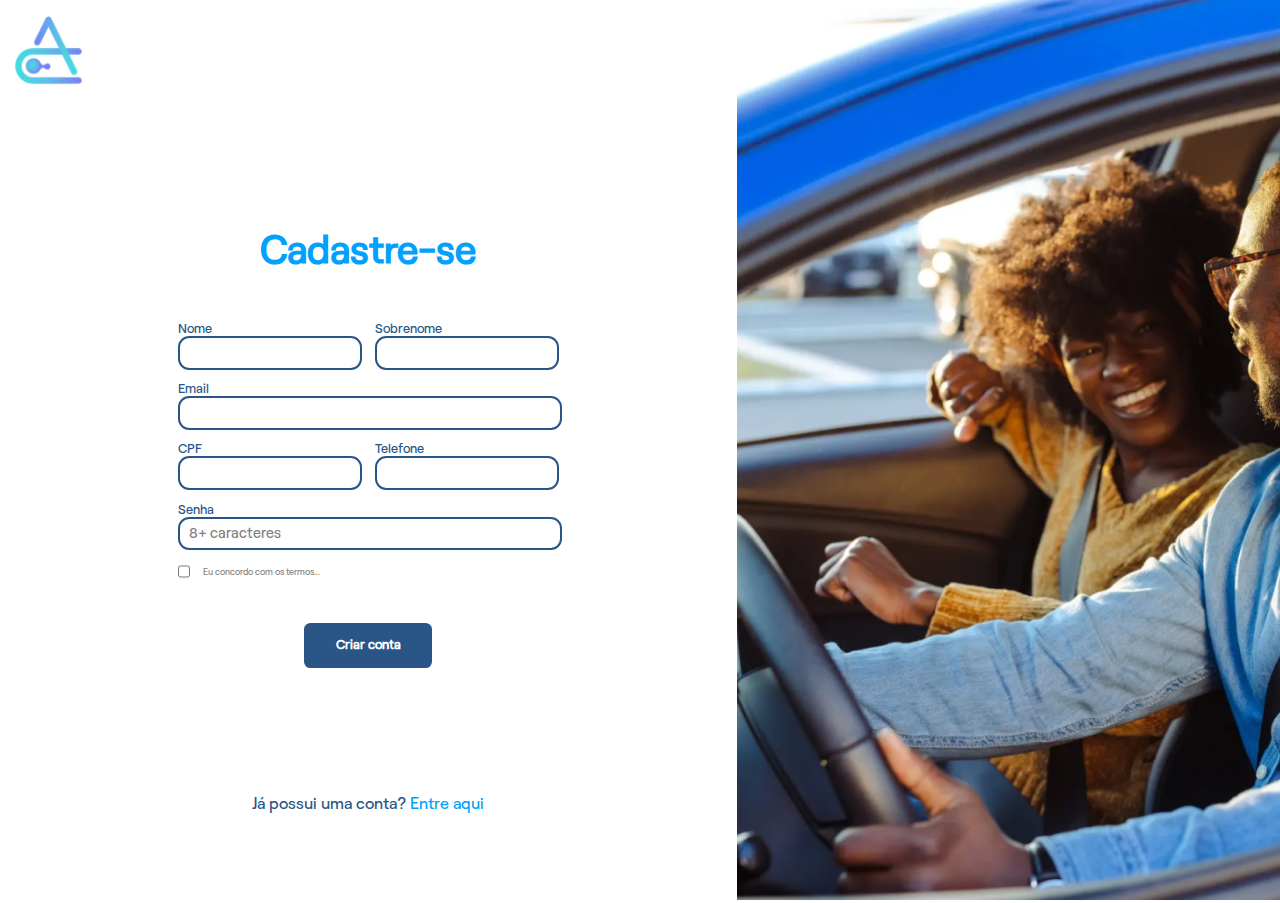
<file: paginas/cadastro.html>
<!DOCTYPE html>
<html lang="pt">
  <head>
    <meta charset="UTF-8" />
    <meta name="viewport" content="width=device-width, initial-scale=1.0" />
    <link rel="stylesheet" href="../css/cadastro.css" />
    <link rel="stylesheet" href="../css/reset.css">
    <script src="../js/formatacao-campos.js" defer></script>
    <title>Tela de Cadastro</title>
  </head>
  <body>
    <!-- <a href="../index-deslogado.html"> -->
    <main id="conteudo">
      <div id="ladoEsquerdo">
        <div id="logo"><a href="../index.html"><img src="../img/logo.png" alt="logo AutoCare" class="logo"></a></div>
        <section id="campoCadastro">

          <h2 id="title">Cadastre-se</h2>

          <form id="inputs">
            <div id="campoNome" class="campo">
              <label id="nome">Nome</label>
              <input id="txtField1" type="text" name="txtNm" class="inptPequeno input"/>
            </div>

            <div id="campoSobrenome" class="campo">
              <label id="sobrenome">Sobrenome</label>
              <input id="txtField2" type="text" name="txtSobrenome" class="inptPequeno input"/>
            </div>

            <div id="campoEmail" class="campo">
              <label id="email">Email</label>
              <input id="txtField3" type="email" name="txtEmail" class="inptGrande input" placeholder=""/>
            </div>

            <div id="campoCpf" class="campo">
              <label id="cpf">CPF</label>
              <input id="txtField4" type="text" name="txtCpf" class="inptPequeno input"/>
            </div>

            <div id="campoTelefone" class="campo">
              <label id="telefone">Telefone</label>
              <input id="txtField5" type="tel" name="txtTelefone" class="inptPequeno input"/>
            </div>

            <div id="campoSenha" class="campo">
              <label id="senha">Senha</label>
              <input id="txtField6" type="password" name="txtSenha" class="inptGrande input" minlength="8" placeholder="8+ caracteres"/>
            </div>

            <div id="termos" class="termo">
              <input type="checkbox" id="boxTermos" class="caixa"/>
              <label id="txtTermos" class="termo">Eu concordo com os termos...</label>
            </div>
            
          </form>
          
          <div id="botaoCriarConta">
            <button id="botaoConta" form="inputs" type="submit" class="botao" formaction="../dashboard.html">Criar conta</button>
          </div>
        </section>
        <div id="irParaLogin">
          <p id="textoPossuiConta">Já possui uma conta? <a href="./tela-login.html">Entre aqui</a></p>
        </div>
      </div>

      <section id="ladoDireito">
        <img id="casalFeliz" src="../img/Casal-feliz.png" alt="Casal de um homem e uma mulher negros, sorrindo e se olhando dentro de um carro, com o homem dirigindo"/>
      </section>

    </main>
  </body>
</html>
</file>
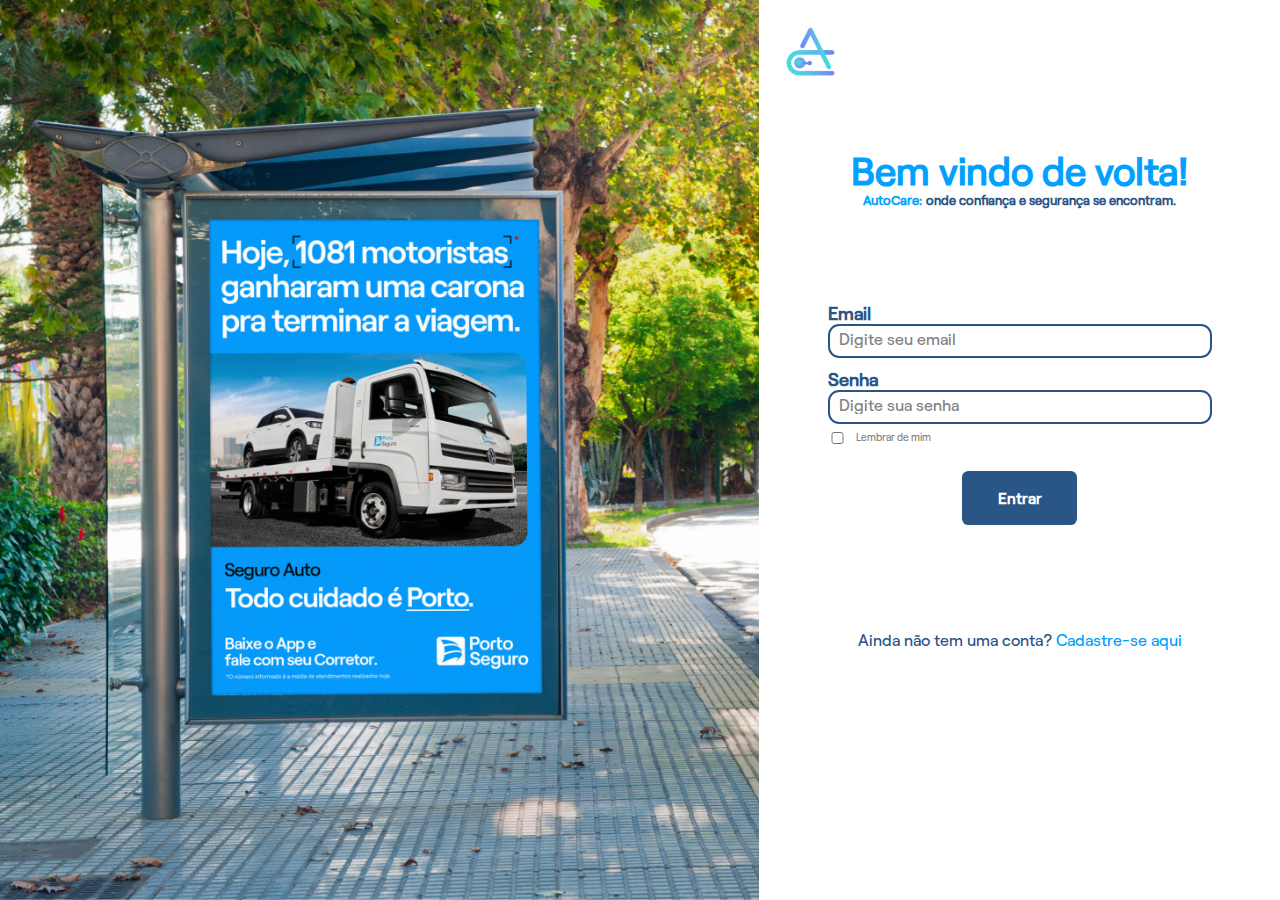
<file: paginas/tela-login.html>
<!DOCTYPE html>
<html lang="pt">
  <head>
    <meta charset="UTF-8" />
    <meta name="viewport" content="width=device-width, initial-scale=1.0" />
    <title>Tela de Login</title>
    <link rel="stylesheet" href="../css/login.css" />
    <link rel="stylesheet" href="../css/reset.css" />
  </head>
  <body>
    <main id="conteudo">
      <section id="ladoEsquerdo">
        <img
          src="../img/pontoDeOnibus.png"
          alt="ponto de onibus com comercial da fiap na tela"
        />
      </section>

      <section id="ladoDireito">
        <div id="divImagem">
          <a href="../index.html"
            ><img
              id="img"
              src="../img/logo.png"
              alt="logo autocare, a letra 'A' e a letra 'C' interligadas, da cor azul com um tema tecnologico"
          /></a>
        </div>

        <div id="ladoDireitoSemLogo">
          <div class="title">
            <h1 id="title">Bem vindo de volta!</h1>
            <div class="subTitle">
              <h6 id="sub1">AutoCare:</h6>
              <h6>onde confiança e segurança se encontram.</h6>
            </div>
          </div>
          <div class="container">
            <form id="loginForm">
              <div class="campo">
                <label id="email">Email</label>
                <input
                  id="txtField1"
                  type="email"
                  name="txtEmail"
                  class="input"
                  placeholder="Digite seu email"
                />
              </div>
              <div class="campo">
                <label id="senha">Senha</label>
                <input
                  id="txtField2"
                  type="password"
                  name="txtSenha"
                  class="input"
                  placeholder="Digite sua senha"
                />
              </div>
              <div id="lembrar" class="lembrar">
                <input type="checkbox" id="boxLembrar" class="caixa" />
                <label id="txtLembrar" class="termo">Lembrar de mim</label>
              </div>
            </form>
            <button
              id="entrar"
              form="loginForm"
              type="submit"
              class="botao"
              formaction="../dashboard.html"
            >
              Entrar
            </button>
                   
          </div>
          <div id="irParaCadastro">
            <p>
              Ainda não tem uma conta?
              <a href="./cadastro.html"> Cadastre-se aqui</a>
            </p>
          </div>
        </div>
      </section>
    </main>
  </body>
</html>
</file>
<file: css/cadastro.css>
body{
    overflow-y: hidden;
}

#conteudo{
    display: flex;
    align-items: center;
    justify-content: space-between;
}

#ladoEsquerdo{
    width: 60vw;
    height: 100vh;
    display: flex;
    flex-direction: column;
    align-items: center;
    justify-content: space-between;
}

#campoCadastro{
    display: flex;
    flex-direction: column;
    align-items: center;
    gap: 5vh;
}

#termos{
    margin-top: 1vh;
    margin-left: .5vw;
}

.logo{
    height: 4.5rem;
    margin: 1vw;
    margin-right: 51vw;
}

#title{
    font-size: 3vw;
    color: #01A1FD;
}

#inputs{
    display: flex;
    flex-wrap: wrap;
    align-self: center;
    font-size: 1vw;
    width: 30.8vw;
}

.campo{
    padding: 0.5vw;
    display: flex;
    flex-direction: column;
    color: #2A5587;
}

.inptPequeno{
    width: 14.39vw;
}

.inptGrande{
    width: 30vw;
}

.input{
    height: 2.6vw;
    border-radius: .7rem;
    border: 0.3vh solid #2A5587;
    padding-left: 0.7vw;
}

.input::placeholder{
    font-weight: lighter;
    color: #828282;
    font-size: .9rem;
}

.termo{
    display: flex;
    font-size: 0.7vw;
    align-items: center;
    gap: 1vw;
    color: #828282;
}

.caixa{
    width: 1vw;
    height: 1vw; 
    cursor: pointer; 
}

.botao{
    width: 10vw;
    height: 5vh;
    background-color: #2A5587;
    font-size: 1vw;
    font-weight: bold;
    border: 0;
    border-radius: 0.5vw;
    color: #fff;
    transition: transform 0.3s ease, box-shadow 0.2s ease;
}

.botao:hover{
    pointer-events: auto;
    transform: translateY(-0.5vh);
    box-shadow: 0vh 0.5vh 0.5vh #90C1F2;
    cursor: pointer;
}

#irParaLogin{
    margin-bottom: 7vw;
}

#irParaLogin p{
    color: #2A5587;
}

#irParaLogin a{
    list-style: none;
    color: #01A1FD;
}

#ladoDireito{
    height: fit-content;
}

#casalFeliz{
    height: 100vh;
}
@media screen and (max-width:1075px) {
    #ladoDireito{
        width: 0;
    }
    #ladoEsquerdo{
        width: 100vw;
    }
    #conteudo{
        overflow-y: auto;
        height: 100vh;
    }
}
</file>
<file: css/login.css>
#conteudo{
    display: flex;
    justify-content: space-between;
    overflow-y: hidden;
}

#ladoEsquerdo{
    height: 100vh;
}

#ladoEsquerdo img{
    height: 100vh;
}

#ladoDireito{
    display: flex;
    flex-direction: column;
    height: 100vh;
    width: 60vw;
}

.title{
    display: flex;
    flex-direction: column;
    align-items: center;
}

.subTitle{
    font-size: 1.5vw;
    display: flex;
    flex-direction: row;
    gap: .3vw;
    color: #2A5587;
}

#title{
    font-size: 3vw;
    color: #01A1FD;
}

#sub1{
    color: #01A1FD;
}

#ladoDireitoSemLogo{
    display: flex;
    flex-direction: column;
    justify-content: space-between;
    gap: 10vh;
    align-items: center;
}

#ladoDireitoSemLogo .title{
    padding-top: 5vh;
}

.campo{
    padding: 0.5vw;
    display: flex;
    flex-direction: column;
    color: #2A5587;
}

.input{
    height: 2.6vw;
    width: 30vw;
    border-radius: .7rem;
    border: 0.3vh solid #2A5587;
    padding-left: 0.7vw;
}

#email, #senha{
    font-weight: bold;
    font-size: large;
}

.input::placeholder{
    font-weight: lighter;
    color: #828282;
    font-size: 1rem;
}

.botao{
    width: 9vw;
    height: 6vh;
    background-color: #2A5587;
    font-size: 1vw;
    font-weight: bold;
    margin-top: 3vh;
    border: 0;
    border-radius: 0.5vw;
    color: #fff;
    font-size: 1.2vw;
    transition: transform 0.3s ease, box-shadow 0.2s ease;
}

.botao:hover{
    pointer-events: auto;
    transform: translateY(-0.5vh);
    box-shadow: 0vh 0.5vh 0.5vh #90C1F2;
    cursor: pointer;
}

.container{
    display: flex;
    flex-direction: column;
    align-items: center;
}

.lembrar{
    display: flex;
    align-items: center;
    font-size: 0.8vw;
    gap: 1vw;
    color: #828282;
    margin-top: .1rem;
    margin-left: .6rem;
}

.caixa{
    width: 1vw;
    height: 1vw; 
    cursor: pointer; 
}

#irParaCadastro p{
    color: #2A5587;
}

#irParaCadastro a{
    list-style: none;
    color: #01A1FD;
}

.campo{
    display: flex;
    flex-direction: column;
}

#img{
    width: 4vw;
    margin: 2vw;
}
</file>
